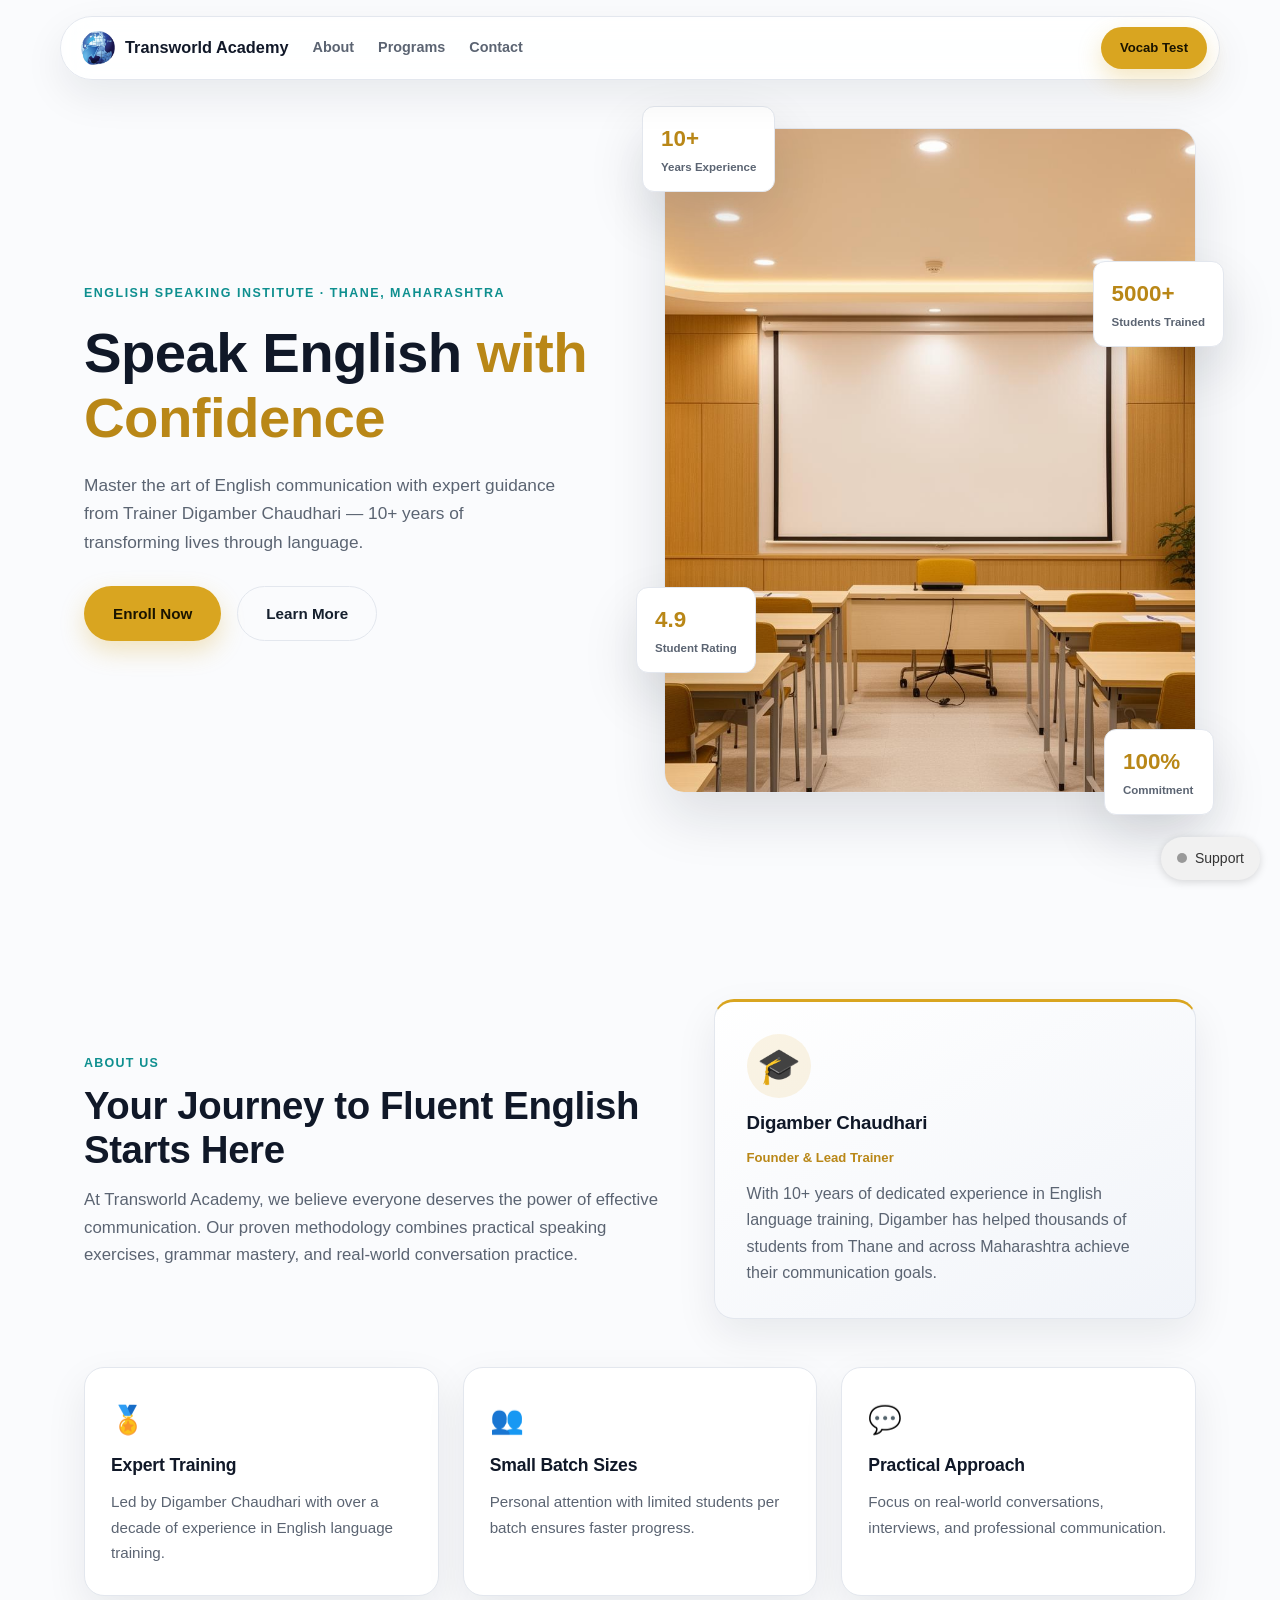
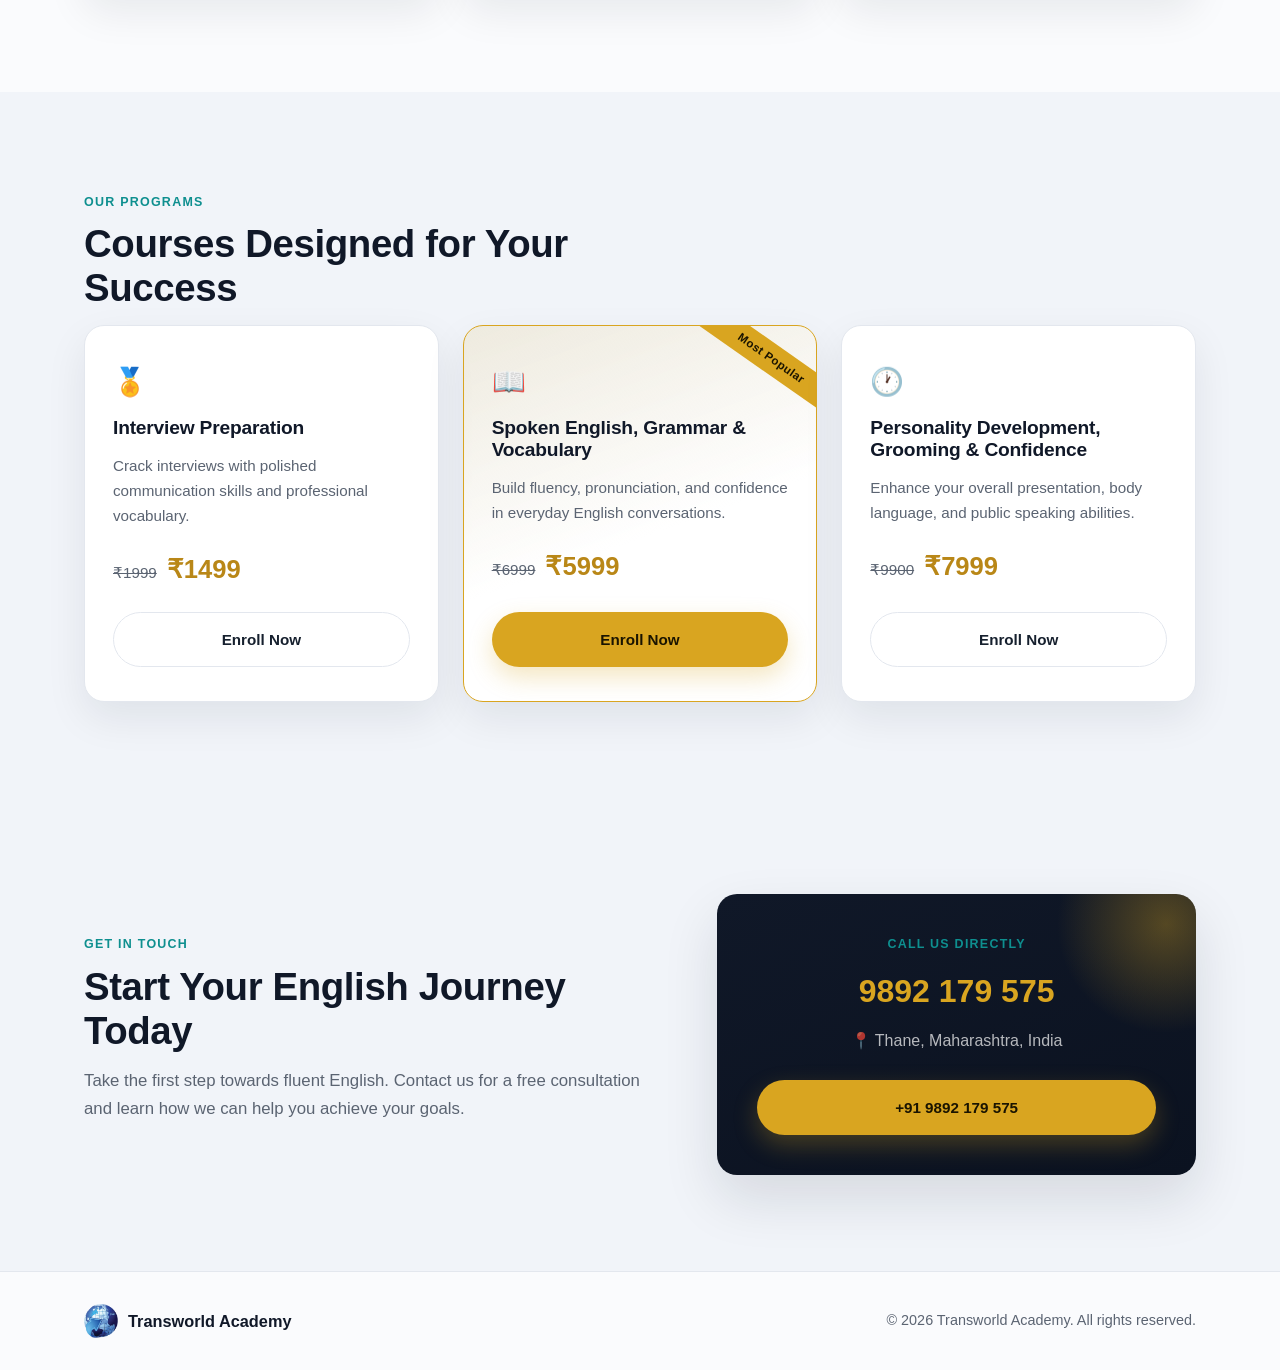
<file: index.html>
<!DOCTYPE html>
<html lang="en">
<head>
<meta charset="UTF-8">
<meta name="viewport" content="width=device-width, initial-scale=1.0">
<title>Transworld Academy — Speak English with Confidence</title>
<meta name="description" content="Transworld Academy in Thane, Maharashtra — English speaking, interview preparation, and personality development training with Digamber Chaudhari, 10+ years experience.">
<link rel="canonical" href="https://twacademy.in/">
<link rel="icon" href="assets/logo.png">
<link rel="stylesheet" href="styles.css">
</head>
<body>

<header class="site-header" id="top">
  <div class="nav-pill">
    <a class="brand" href="#top">
      <img src="assets/logo.png" alt="Transworld Academy logo">
      <span class="brand-name">Transworld Academy</span>
    </a>
    <nav class="main-nav">
      <a href="#about">About</a>
      <a href="#programs">Programs</a>
      <a href="#contact">Contact</a>
    </nav>
    <a class="btn btn-primary btn-small" href="vocab-test.html">Vocab Test</a>
    <button class="nav-toggle" id="navToggle" aria-label="Toggle menu" aria-expanded="false">
      <span></span><span></span><span></span>
    </button>
  </div>
</header>

<section class="hero">
  <div class="container hero-grid">
    <div class="hero-copy">
      <span class="eyebrow">English Speaking Institute · Thane, Maharashtra</span>
      <h1>Speak English <span class="accent-text">with Confidence</span></h1>
      <p class="hero-lead">
        Master the art of English communication with expert guidance from
        Trainer Digamber Chaudhari — 10+ years of transforming lives through language.
      </p>
      <div class="hero-actions">
        <a class="btn btn-primary" href="tel:+919892179575">Enroll Now</a>
        <a class="btn btn-outline-light" href="#about">Learn More</a>
      </div>
    </div>

    <div class="hero-visual">
      <div class="hero-frame">
        <img src="assets/hero-classroom.jpg" alt="Students in a Transworld Academy classroom">
      </div>
      <div class="float-card float-card-1">
        <span class="float-num">10+</span>
        <span class="float-label">Years Experience</span>
      </div>
      <div class="float-card float-card-2">
        <span class="float-num">5000+</span>
        <span class="float-label">Students Trained</span>
      </div>
      <div class="float-card float-card-3">
        <span class="float-num">4.9</span>
        <span class="float-label">Student Rating</span>
      </div>
      <div class="float-card float-card-4">
        <span class="float-num">100%</span>
        <span class="float-label">Commitment</span>
      </div>
    </div>
  </div>
</section>

<main>
  <section id="about" class="section">
    <div class="container">
      <div class="about-grid">
        <div class="about-copy">
          <span class="section-tag">About Us</span>
          <h2>Your Journey to Fluent English Starts Here</h2>
          <p class="section-lead">
            At Transworld Academy, we believe everyone deserves the power of effective
            communication. Our proven methodology combines practical speaking exercises,
            grammar mastery, and real-world conversation practice.
          </p>
        </div>

        <article class="founder-card">
          <span class="founder-avatar">🎓</span>
          <h3>Digamber Chaudhari</h3>
          <span class="founder-role">Founder &amp; Lead Trainer</span>
          <p>
            With 10+ years of dedicated experience in English language training,
            Digamber has helped thousands of students from Thane and across
            Maharashtra achieve their communication goals.
          </p>
        </article>
      </div>

      <div class="cards three-up feature-cards">
        <article class="bento-cell">
          <span class="card-icon">🏅</span>
          <h3>Expert Training</h3>
          <p>Led by Digamber Chaudhari with over a decade of experience in English language training.</p>
        </article>

        <article class="bento-cell">
          <span class="card-icon">👥</span>
          <h3>Small Batch Sizes</h3>
          <p>Personal attention with limited students per batch ensures faster progress.</p>
        </article>

        <article class="bento-cell">
          <span class="card-icon">💬</span>
          <h3>Practical Approach</h3>
          <p>Focus on real-world conversations, interviews, and professional communication.</p>
        </article>
      </div>
    </div>
  </section>

  <section id="programs" class="section section-alt">
    <div class="container">
      <span class="section-tag">Our Programs</span>
      <h2>Courses Designed for Your Success</h2>

      <div class="cards three-up">
        <article class="program-card">
          <span class="card-icon">🏅</span>
          <h3>Interview Preparation</h3>
          <p>Crack interviews with polished communication skills and professional vocabulary.</p>
          <div class="price"><span class="price-old">₹1999</span><span class="price-new">₹1499</span></div>
          <a class="btn btn-outline" href="tel:+919892179575">Enroll Now</a>
        </article>

        <article class="program-card featured">
          <span class="popular-ribbon">Most Popular</span>
          <span class="card-icon">📖</span>
          <h3>Spoken English, Grammar &amp; Vocabulary</h3>
          <p>Build fluency, pronunciation, and confidence in everyday English conversations.</p>
          <div class="price"><span class="price-old">₹6999</span><span class="price-new">₹5999</span></div>
          <a class="btn btn-primary" href="tel:+919892179575">Enroll Now</a>
        </article>

        <article class="program-card">
          <span class="card-icon">🕐</span>
          <h3>Personality Development, Grooming &amp; Confidence</h3>
          <p>Enhance your overall presentation, body language, and public speaking abilities.</p>
          <div class="price"><span class="price-old">₹9900</span><span class="price-new">₹7999</span></div>
          <a class="btn btn-outline" href="tel:+919892179575">Enroll Now</a>
        </article>
      </div>
    </div>
  </section>

  <section id="contact" class="section contact-section">
    <div class="container contact-inner">
      <div class="contact-copy">
        <span class="section-tag">Get In Touch</span>
        <h2>Start Your English Journey Today</h2>
        <p class="section-lead">
          Take the first step towards fluent English. Contact us for a free
          consultation and learn how we can help you achieve your goals.
        </p>
      </div>
      <div class="contact-cta">
        <span class="contact-cta-label">Call us directly</span>
        <a class="contact-phone" href="tel:+919892179575">9892 179 575</a>
        <p class="contact-location">📍 Thane, Maharashtra, India</p>
        <a class="btn btn-primary btn-wide" href="tel:+919892179575">+91 9892 179 575</a>
      </div>
    </div>
  </section>
</main>

<footer class="site-footer">
  <div class="container footer-inner">
    <a class="brand" href="#top">
      <img src="assets/logo.png" alt="Transworld Academy logo">
      <span class="brand-name">Transworld Academy</span>
    </a>
    <p>&copy; 2026 Transworld Academy. All rights reserved.</p>
  </div>
</footer>

<script src="script.js"></script>
<!-- CYKIK support button -->
<div id="cykik-support-btn" onclick="Mibew.Objects.ChatPopups['6aa641c4b996efd7'].open();return false;" style="position:fixed;bottom:20px;right:20px;z-index:9999;display:inline-flex;align-items:center;gap:8px;padding:10px 16px;border-radius:999px;cursor:pointer;font-family:sans-serif;font-size:14px;box-shadow:0 2px 8px rgba(0,0,0,0.15);background:#f1f1f1;color:#333;transition:background .2s, color .2s;">
	<span id="cykik-support-dot" style="width:10px;height:10px;border-radius:50%;background:#999;flex-shrink:0;"></span>
	<span id="cykik-support-label">Support</span>
</div>
<script type="text/javascript" src="https://cykik.in/live-support/js/compiled/chat_popup.js"></script>
<script type="text/javascript">
Mibew.ChatPopup.init({"id":"6aa641c4b996efd7","url":"https:\/\/cykik.in\/live-support\/chat?locale=en","preferIFrame":true,"modSecurity":false,"forceSecure":false,"style":"","width":640,"height":480,"resizable":true,"styleLoader":"https:\/\/cykik.in\/live-support\/chat\/style\/popup"});
(function() {
	function updateStatus() {
		fetch('https://cykik.in/wp-json/cykik/v1/support-status').then(function(r){ return r.json(); }).then(function(data) {
			var dot = document.getElementById('cykik-support-dot');
			var label = document.getElementById('cykik-support-label');
			var btn = document.getElementById('cykik-support-btn');
			if (!dot || !label || !btn) return;
			if (data.online) {
				dot.style.background = '#3B6D11';
				label.textContent = 'Online';
				btn.style.background = '#EAF3DE';
				btn.style.color = '#173404';
			} else {
				dot.style.background = '#378ADD';
				label.textContent = 'Leave a message';
				btn.style.background = '#E6F1FB';
				btn.style.color = '#042C53';
			}
		}).catch(function(){});
	}
	updateStatus();
	setInterval(updateStatus, 20000);
})();
</script>
<!-- / CYKIK support button -->
</body>
</html>
</file>
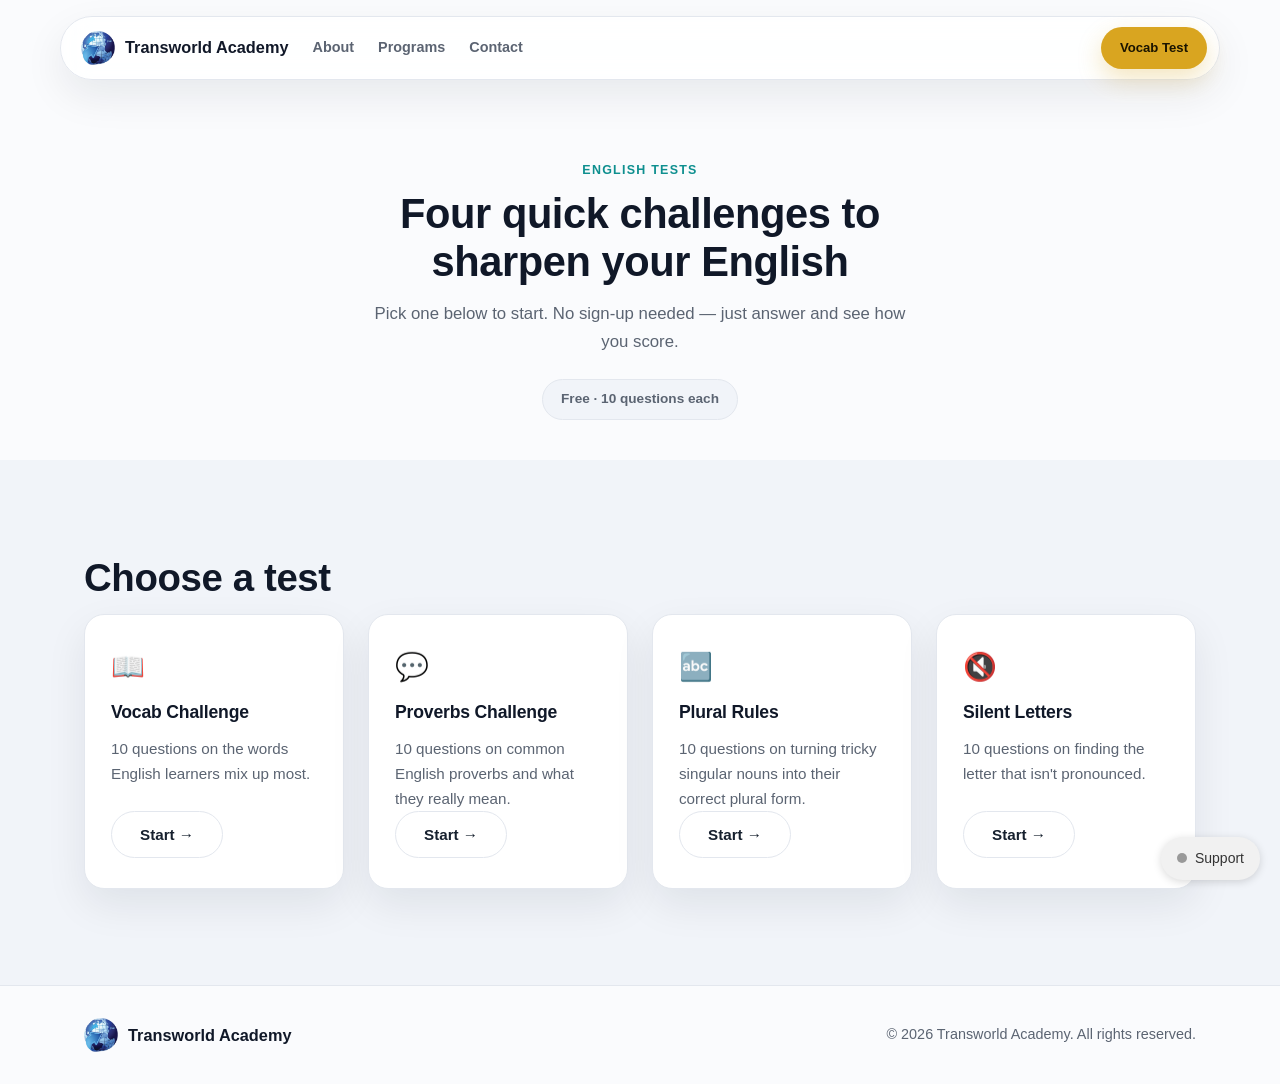
<file: vocab-test.html>
<!DOCTYPE html>
<html lang="en">
<head>
<meta charset="UTF-8">
<meta name="viewport" content="width=device-width, initial-scale=1.0">
<title>English Tests — Transworld Academy</title>
<meta name="description" content="Four free English tests from Transworld Academy — Vocab Challenge, Proverbs, Plural Rules, and Silent Letters. No sign-up needed.">
<link rel="canonical" href="https://twacademy.in/vocab-test.html">
<link rel="icon" href="assets/logo.png">
<link rel="stylesheet" href="styles.css">
<link rel="stylesheet" href="quiz.css">
</head>
<body>

<header class="site-header" id="top">
  <div class="nav-pill">
    <a class="brand" href="index.html#top">
      <img src="assets/logo.png" alt="Transworld Academy logo">
      <span class="brand-name">Transworld Academy</span>
    </a>
    <nav class="main-nav">
      <a href="index.html#about">About</a>
      <a href="index.html#programs">Programs</a>
      <a href="index.html#contact">Contact</a>
    </nav>
    <a class="btn btn-primary btn-small" href="vocab-test.html">Vocab Test</a>
    <button class="nav-toggle" id="navToggle" aria-label="Toggle menu" aria-expanded="false">
      <span></span><span></span><span></span>
    </button>
  </div>
</header>

<main>
  <section class="section test-intro">
    <div class="container">
      <span class="section-tag">English Tests</span>
      <h1>Four quick challenges to sharpen your English</h1>
      <p class="section-lead">Pick one below to start. No sign-up needed — just answer and see how you score.</p>
      <span class="test-pill">Free · 10 questions each</span>
    </div>
  </section>

  <section class="section section-alt" id="pickerSection">
    <div class="container">
      <h2>Choose a test</h2>
      <div class="cards three-up test-picker" id="testPicker">
        <article class="bento-cell test-card" data-test="vocab">
          <span class="card-icon">📖</span>
          <h3>Vocab Challenge</h3>
          <p>10 questions on the words English learners mix up most.</p>
          <button class="btn btn-outline test-start">Start →</button>
        </article>
        <article class="bento-cell test-card" data-test="proverbs">
          <span class="card-icon">💬</span>
          <h3>Proverbs Challenge</h3>
          <p>10 questions on common English proverbs and what they really mean.</p>
          <button class="btn btn-outline test-start">Start →</button>
        </article>
        <article class="bento-cell test-card" data-test="plurals">
          <span class="card-icon">🔤</span>
          <h3>Plural Rules</h3>
          <p>10 questions on turning tricky singular nouns into their correct plural form.</p>
          <button class="btn btn-outline test-start">Start →</button>
        </article>
        <article class="bento-cell test-card" data-test="silent">
          <span class="card-icon">🔇</span>
          <h3>Silent Letters</h3>
          <p>10 questions on finding the letter that isn't pronounced.</p>
          <button class="btn btn-outline test-start">Start →</button>
        </article>
      </div>
    </div>
  </section>

  <section class="section quiz-section" id="quizSection" hidden>
    <div class="container quiz-container">
      <div class="quiz-meta">
        <span class="quiz-title" id="quizTitle"></span>
        <span class="quiz-progress" id="quizProgress">Question 1 of 10</span>
        <span class="quiz-score">Score: <span id="quizScore">0 / 0</span></span>
      </div>
      <div class="quiz-card">
        <p class="quiz-prompt" id="quizPrompt"></p>
        <div class="quiz-options" id="quizOptions"></div>
        <p class="quiz-explanation" id="quizExplanation" hidden></p>
        <button class="btn btn-primary quiz-next" id="quizNext" hidden disabled>Next question</button>
      </div>
    </div>
  </section>

  <section class="section results-section" id="resultsSection" hidden>
    <div class="container results-container">
      <span class="section-tag">Results</span>
      <h2>Here's how you did</h2>
      <div class="results-score" id="resultsScore">0 / 10</div>
      <p class="results-feedback" id="resultsFeedback"></p>
      <div class="results-actions">
        <button class="btn btn-outline" id="retryBtn">Try again</button>
        <button class="btn btn-outline" id="anotherTestBtn">Take another test</button>
        <a class="btn btn-primary" href="tel:+919892179575">Call to enroll</a>
      </div>
    </div>
  </section>
</main>

<footer class="site-footer">
  <div class="container footer-inner">
    <a class="brand" href="index.html#top">
      <img src="assets/logo.png" alt="Transworld Academy logo">
      <span class="brand-name">Transworld Academy</span>
    </a>
    <p>&copy; 2026 Transworld Academy. All rights reserved.</p>
  </div>
</footer>

<script src="script.js"></script>
<script src="assets/data/quiz-data.js"></script>
<script src="vocab-test.js"></script>
<!-- CYKIK support button -->
<div id="cykik-support-btn" onclick="Mibew.Objects.ChatPopups['6aa641c4b996efd7'].open();return false;" style="position:fixed;bottom:20px;right:20px;z-index:9999;display:inline-flex;align-items:center;gap:8px;padding:10px 16px;border-radius:999px;cursor:pointer;font-family:sans-serif;font-size:14px;box-shadow:0 2px 8px rgba(0,0,0,0.15);background:#f1f1f1;color:#333;transition:background .2s, color .2s;">
	<span id="cykik-support-dot" style="width:10px;height:10px;border-radius:50%;background:#999;flex-shrink:0;"></span>
	<span id="cykik-support-label">Support</span>
</div>
<script type="text/javascript" src="https://cykik.in/live-support/js/compiled/chat_popup.js"></script>
<script type="text/javascript">
Mibew.ChatPopup.init({"id":"6aa641c4b996efd7","url":"https:\/\/cykik.in\/live-support\/chat?locale=en","preferIFrame":true,"modSecurity":false,"forceSecure":false,"style":"","width":640,"height":480,"resizable":true,"styleLoader":"https:\/\/cykik.in\/live-support\/chat\/style\/popup"});
(function() {
	function updateStatus() {
		fetch('https://cykik.in/wp-json/cykik/v1/support-status').then(function(r){ return r.json(); }).then(function(data) {
			var dot = document.getElementById('cykik-support-dot');
			var label = document.getElementById('cykik-support-label');
			var btn = document.getElementById('cykik-support-btn');
			if (!dot || !label || !btn) return;
			if (data.online) {
				dot.style.background = '#3B6D11';
				label.textContent = 'Online';
				btn.style.background = '#EAF3DE';
				btn.style.color = '#173404';
			} else {
				dot.style.background = '#378ADD';
				label.textContent = 'Leave a message';
				btn.style.background = '#E6F1FB';
				btn.style.color = '#042C53';
			}
		}).catch(function(){});
	}
	updateStatus();
	setInterval(updateStatus, 20000);
})();
</script>
<!-- / CYKIK support button -->
</body>
</html>
</file>
<file: styles.css>
:root {
  --bg: #fafbfd;
  --surface: #f1f4f9;
  --card: #ffffff;
  --ink-dark: #101828;
  --ink-darker: #0b1220;
  --border: #e3e7ee;
  --text: #16202e;
  --muted: #5b6472;
  --gold: #d9a520;
  --gold-dark: #b98717;
  --teal: #0e8f8f;
  --max-width: 1160px;
  --radius: 20px;
  --radius-sm: 12px;
  --shadow: 0 16px 40px rgba(16, 24, 40, 0.08);
  --shadow-lg: 0 24px 55px rgba(16, 24, 40, 0.12);
}

* {
  box-sizing: border-box;
}

html {
  scroll-behavior: smooth;
}

body {
  margin: 0;
  font-family: -apple-system, BlinkMacSystemFont, "Segoe UI", Roboto, Helvetica, Arial, sans-serif;
  background: var(--bg);
  color: var(--text);
  line-height: 1.65;
}

.container {
  max-width: var(--max-width);
  margin: 0 auto;
  padding: 0 24px;
}

h1, h2, h3 {
  line-height: 1.15;
  margin: 0 0 14px;
  letter-spacing: -0.01em;
  color: var(--ink-dark);
}

p {
  margin: 0 0 16px;
}

a {
  color: inherit;
}

img {
  max-width: 100%;
  display: block;
}

.accent-text {
  color: var(--gold-dark);
}

/* Buttons */
.btn {
  display: inline-flex;
  align-items: center;
  justify-content: center;
  padding: 14px 28px;
  border-radius: 999px;
  font-weight: 700;
  font-size: 0.95rem;
  text-decoration: none;
  transition: transform 0.15s ease, box-shadow 0.15s ease, background 0.15s ease, border-color 0.15s ease;
  border: 1px solid transparent;
  white-space: nowrap;
}

.btn-primary {
  background: var(--gold);
  color: #1a1400;
  box-shadow: 0 10px 24px rgba(217, 165, 32, 0.28);
}

.btn-primary:hover {
  background: var(--gold-dark);
  transform: translateY(-2px);
}

.btn-outline-light {
  background: transparent;
  color: var(--text);
  border-color: var(--border);
}

.btn-outline-light:hover {
  border-color: var(--gold-dark);
  color: var(--gold-dark);
  transform: translateY(-2px);
}

.btn-outline {
  background: transparent;
  color: var(--text);
  border-color: var(--border);
}

.btn-outline:hover {
  border-color: var(--gold-dark);
  color: var(--gold-dark);
  transform: translateY(-2px);
}

.btn-small {
  padding: 9px 18px;
  font-size: 0.82rem;
}

.btn-wide {
  width: 100%;
}

/* Header */
.site-header {
  position: sticky;
  top: 16px;
  z-index: 30;
  padding: 0 16px;
}

.nav-pill {
  max-width: var(--max-width);
  margin: 0 auto;
  display: flex;
  align-items: center;
  gap: 24px;
  background: rgba(255, 255, 255, 0.82);
  backdrop-filter: blur(14px);
  border: 1px solid var(--border);
  border-radius: 999px;
  padding: 10px 12px 10px 20px;
  box-shadow: var(--shadow);
}

.brand {
  display: flex;
  align-items: center;
  gap: 10px;
  text-decoration: none;
}

.brand img {
  width: 34px;
  height: 34px;
  object-fit: contain;
  border-radius: 8px;
}

.brand-name {
  font-weight: 800;
  font-size: 1.02rem;
  color: var(--ink-dark);
  white-space: nowrap;
}

.main-nav {
  display: flex;
  align-items: center;
  gap: 24px;
  margin-right: auto;
}

.main-nav a {
  text-decoration: none;
  color: var(--muted);
  font-weight: 600;
  font-size: 0.9rem;
}

.main-nav a:hover {
  color: var(--ink-dark);
}

.nav-toggle {
  display: none;
  flex-direction: column;
  justify-content: center;
  gap: 5px;
  width: 36px;
  height: 36px;
  background: none;
  border: none;
  cursor: pointer;
}

.nav-toggle span {
  display: block;
  height: 2px;
  background: var(--ink-dark);
  border-radius: 2px;
}

/* Hero */
.hero {
  padding: 64px 0 110px;
}

.hero-grid {
  display: grid;
  grid-template-columns: 1fr 1fr;
  gap: 48px;
  align-items: center;
}

.eyebrow {
  display: inline-block;
  font-size: 0.78rem;
  font-weight: 700;
  letter-spacing: 0.12em;
  text-transform: uppercase;
  color: var(--teal);
  margin-bottom: 18px;
}

.hero h1 {
  font-size: clamp(2.4rem, 4.4vw, 3.6rem);
  margin-bottom: 20px;
}

.hero-lead {
  font-size: 1.08rem;
  color: var(--muted);
  max-width: 480px;
  margin-bottom: 30px;
}

.hero-actions {
  display: flex;
  gap: 16px;
  flex-wrap: wrap;
}

.hero-visual {
  position: relative;
}

.hero-frame {
  border-radius: var(--radius);
  overflow: hidden;
  border: 1px solid var(--border);
  box-shadow: var(--shadow-lg);
  aspect-ratio: 4 / 5;
}

.hero-frame img {
  width: 100%;
  height: 100%;
  object-fit: cover;
}

.float-card {
  position: absolute;
  background: var(--card);
  border: 1px solid var(--border);
  border-radius: var(--radius-sm);
  padding: 14px 18px;
  box-shadow: var(--shadow-lg);
  display: flex;
  flex-direction: column;
  min-width: 110px;
}

.float-num {
  font-size: 1.4rem;
  font-weight: 800;
  color: var(--gold-dark);
}

.float-label {
  font-size: 0.72rem;
  color: var(--muted);
  font-weight: 600;
}

.float-card-1 { top: -22px; left: -22px; }
.float-card-2 { top: 20%; right: -28px; }
.float-card-3 { bottom: 18%; left: -28px; }
.float-card-4 { bottom: -22px; right: -18px; }

/* Sections */
.section {
  padding: 96px 0;
}

.section-alt {
  background: var(--surface);
}

.section-tag {
  display: inline-block;
  font-size: 0.78rem;
  font-weight: 700;
  letter-spacing: 0.1em;
  text-transform: uppercase;
  color: var(--teal);
  margin-bottom: 10px;
}

.section h2 {
  font-size: clamp(1.8rem, 3vw, 2.4rem);
  max-width: 640px;
}

.section-lead {
  color: var(--muted);
  max-width: 620px;
  font-size: 1.05rem;
}

/* About: intro + trainer side by side */
.about-grid {
  display: grid;
  grid-template-columns: 1.1fr 0.9fr;
  gap: 40px;
  align-items: center;
  margin-bottom: 48px;
}

.about-copy .section-lead {
  max-width: 100%;
  margin-bottom: 0;
}

.founder-card {
  background: linear-gradient(150deg, var(--card), var(--surface));
  border: 1px solid var(--border);
  border-top: 3px solid var(--gold);
  border-radius: var(--radius);
  padding: 32px;
  box-shadow: var(--shadow);
  display: flex;
  flex-direction: column;
  align-items: flex-start;
}

.founder-avatar {
  font-size: 2.2rem;
  background: rgba(217, 165, 32, 0.12);
  border-radius: 50%;
  width: 64px;
  height: 64px;
  display: flex;
  align-items: center;
  justify-content: center;
  margin-bottom: 14px;
}

.founder-role {
  display: block;
  color: var(--gold-dark);
  font-size: 0.82rem;
  font-weight: 700;
  margin-bottom: 12px;
}

.founder-card p {
  color: var(--muted);
  margin-bottom: 0;
}

/* Feature cards */
.cards.three-up {
  display: grid;
  grid-template-columns: repeat(auto-fit, minmax(260px, 1fr));
  gap: 24px;
}

.bento-cell {
  background: var(--card);
  border: 1px solid var(--border);
  border-radius: var(--radius);
  padding: 30px 26px;
  box-shadow: var(--shadow);
  transition: transform 0.2s ease, border-color 0.2s ease;
}

.bento-cell:hover {
  transform: translateY(-4px);
  border-color: var(--gold);
}

.card-icon {
  font-size: 1.7rem;
  display: inline-block;
  margin-bottom: 12px;
}

.bento-cell h3 {
  font-size: 1.1rem;
}

.bento-cell p {
  color: var(--muted);
  font-size: 0.95rem;
  margin-bottom: 0;
}

/* Programs */
.program-card {
  position: relative;
  background: var(--card);
  border: 1px solid var(--border);
  border-radius: var(--radius);
  padding: 34px 28px;
  display: flex;
  flex-direction: column;
  overflow: hidden;
  box-shadow: var(--shadow);
  transition: transform 0.2s ease, border-color 0.2s ease;
}

.program-card:hover {
  transform: translateY(-6px);
  border-color: var(--gold);
}

.program-card.featured {
  border-color: var(--gold);
  background: linear-gradient(160deg, rgba(217, 165, 32, 0.12), var(--card) 55%);
}

.popular-ribbon {
  position: absolute;
  top: 18px;
  right: -34px;
  transform: rotate(35deg);
  background: var(--gold);
  color: #1a1400;
  font-size: 0.72rem;
  font-weight: 800;
  padding: 5px 40px;
  letter-spacing: 0.04em;
}

.program-card h3 {
  font-size: 1.2rem;
}

.program-card p {
  color: var(--muted);
  font-size: 0.95rem;
}

.price {
  display: flex;
  align-items: baseline;
  gap: 10px;
  margin: 4px 0 22px;
}

.price-old {
  color: var(--muted);
  text-decoration: line-through;
  font-size: 0.95rem;
}

.price-new {
  font-size: 1.6rem;
  font-weight: 800;
  color: var(--gold-dark);
}

.program-card .btn {
  margin-top: auto;
}

/* Contact */
.contact-section {
  background: var(--surface);
}

.contact-inner {
  display: grid;
  grid-template-columns: 1.1fr 0.9fr;
  gap: 48px;
  align-items: center;
}

.contact-cta {
  position: relative;
  background: linear-gradient(160deg, var(--ink-dark), var(--ink-darker));
  border-radius: var(--radius);
  padding: 40px;
  text-align: center;
  overflow: hidden;
  box-shadow: var(--shadow-lg);
  color: #fff;
}

.contact-cta::before {
  content: "";
  position: absolute;
  width: 220px;
  height: 220px;
  background: radial-gradient(circle, rgba(217, 165, 32, 0.35), transparent 70%);
  top: -80px;
  right: -80px;
}

.contact-cta-label {
  display: block;
  font-size: 0.78rem;
  font-weight: 700;
  letter-spacing: 0.1em;
  text-transform: uppercase;
  color: var(--teal);
  margin-bottom: 10px;
}

.contact-phone {
  display: block;
  font-size: 2rem;
  font-weight: 800;
  color: var(--gold);
  text-decoration: none;
  margin-bottom: 10px;
}

.contact-location {
  color: rgba(255, 255, 255, 0.7);
  margin-bottom: 26px;
}

/* Footer */
.site-footer {
  border-top: 1px solid var(--border);
  padding: 32px 0;
}

.footer-inner {
  display: flex;
  align-items: center;
  justify-content: space-between;
  flex-wrap: wrap;
  gap: 12px;
}

.footer-inner p {
  margin: 0;
  color: var(--muted);
  font-size: 0.9rem;
}

/* Responsive */
@media (max-width: 900px) {
  .hero-grid {
    grid-template-columns: 1fr;
  }

  .hero-visual {
    order: -1;
    max-width: 420px;
    margin: 0 auto;
  }

  .contact-inner {
    grid-template-columns: 1fr;
  }

  .about-grid {
    grid-template-columns: 1fr;
  }
}

@media (max-width: 640px) {
  .main-nav {
    position: absolute;
    top: calc(100% + 12px);
    left: 16px;
    right: 16px;
    background: var(--card);
    border: 1px solid var(--border);
    border-radius: var(--radius-sm);
    flex-direction: column;
    align-items: flex-start;
    gap: 4px;
    padding: 14px 18px;
    display: none;
    box-shadow: var(--shadow-lg);
  }

  .main-nav.open {
    display: flex;
  }

  .main-nav a {
    padding: 8px 0;
    width: 100%;
  }

  .nav-toggle {
    display: flex;
  }

  .brand-name {
    display: none;
  }

  .float-card {
    min-width: 92px;
    padding: 10px 14px;
  }

  .float-num {
    font-size: 1.1rem;
  }
}
</file>
<file: quiz.css>
.test-intro {
  padding-bottom: 40px;
  text-align: center;
}

.test-intro .container {
  display: flex;
  flex-direction: column;
  align-items: center;
}

.test-intro h1 {
  font-size: clamp(1.9rem, 3.4vw, 2.6rem);
  max-width: 640px;
}

.test-intro .section-lead {
  max-width: 560px;
  margin-left: auto;
  margin-right: auto;
}

.test-pill {
  display: inline-block;
  margin-top: 8px;
  padding: 8px 18px;
  border-radius: 999px;
  background: var(--surface);
  border: 1px solid var(--border);
  color: var(--muted);
  font-size: 0.85rem;
  font-weight: 600;
}

/* Test picker cards */
.test-card {
  display: flex;
  flex-direction: column;
  cursor: pointer;
}

.test-card .test-start {
  margin-top: auto;
  align-self: flex-start;
}

/* Quiz */
.quiz-container {
  max-width: 720px;
}

.quiz-meta {
  display: flex;
  align-items: center;
  justify-content: space-between;
  flex-wrap: wrap;
  gap: 10px;
  margin-bottom: 20px;
  font-size: 0.9rem;
  color: var(--muted);
}

.quiz-title {
  font-weight: 700;
  color: var(--ink-dark);
}

.quiz-score {
  font-weight: 600;
}

.quiz-card {
  background: var(--card);
  border: 1px solid var(--border);
  border-radius: var(--radius);
  padding: 36px;
  box-shadow: var(--shadow);
}

.quiz-prompt {
  font-size: 1.2rem;
  font-weight: 600;
  color: var(--ink-dark);
  margin-bottom: 24px;
}

.quiz-options {
  display: grid;
  gap: 12px;
}

.quiz-option {
  display: block;
  width: 100%;
  text-align: left;
  padding: 14px 18px;
  border-radius: var(--radius-sm);
  border: 1px solid var(--border);
  background: var(--bg);
  font-size: 1rem;
  font-family: inherit;
  color: var(--text);
  cursor: pointer;
  transition: border-color 0.15s ease, background 0.15s ease, transform 0.1s ease;
}

.quiz-option:hover:not(:disabled) {
  border-color: var(--gold);
  transform: translateY(-1px);
}

.quiz-option:disabled {
  cursor: default;
}

.quiz-option.correct {
  border-color: #1f9d55;
  background: rgba(31, 157, 85, 0.1);
  font-weight: 700;
}

.quiz-option.incorrect {
  border-color: #d64545;
  background: rgba(214, 69, 69, 0.08);
}

.quiz-next {
  margin-top: 24px;
}

.quiz-explanation {
  margin-top: 16px;
  padding: 14px 16px;
  border-radius: var(--radius-sm);
  background: rgba(217, 165, 32, 0.1);
  border: 1px solid rgba(217, 165, 32, 0.3);
  color: var(--ink-dark);
  font-size: 0.92rem;
  animation: fade-in-up 0.25s ease both;
}

/* Results */
.results-container {
  text-align: center;
  max-width: 560px;
  animation: fade-in-scale 0.5s ease both;
}

.results-score {
  font-size: 3rem;
  font-weight: 800;
  color: var(--gold-dark);
  margin: 8px 0 16px;
  animation: fade-in-up 0.5s ease 0.15s both;
}

@keyframes fade-in-scale {
  from {
    opacity: 0;
    transform: scale(0.92) translateY(8px);
  }
  to {
    opacity: 1;
    transform: scale(1) translateY(0);
  }
}

@keyframes fade-in-up {
  from {
    opacity: 0;
    transform: translateY(10px);
  }
  to {
    opacity: 1;
    transform: translateY(0);
  }
}

.results-feedback {
  color: var(--muted);
  font-size: 1.05rem;
  max-width: 480px;
  margin-left: auto;
  margin-right: auto;
}

.results-actions {
  display: flex;
  gap: 14px;
  justify-content: center;
  flex-wrap: wrap;
  margin-top: 24px;
}

@media (max-width: 640px) {
  .quiz-card {
    padding: 24px;
  }

  .quiz-prompt {
    font-size: 1.08rem;
  }
}
</file>
